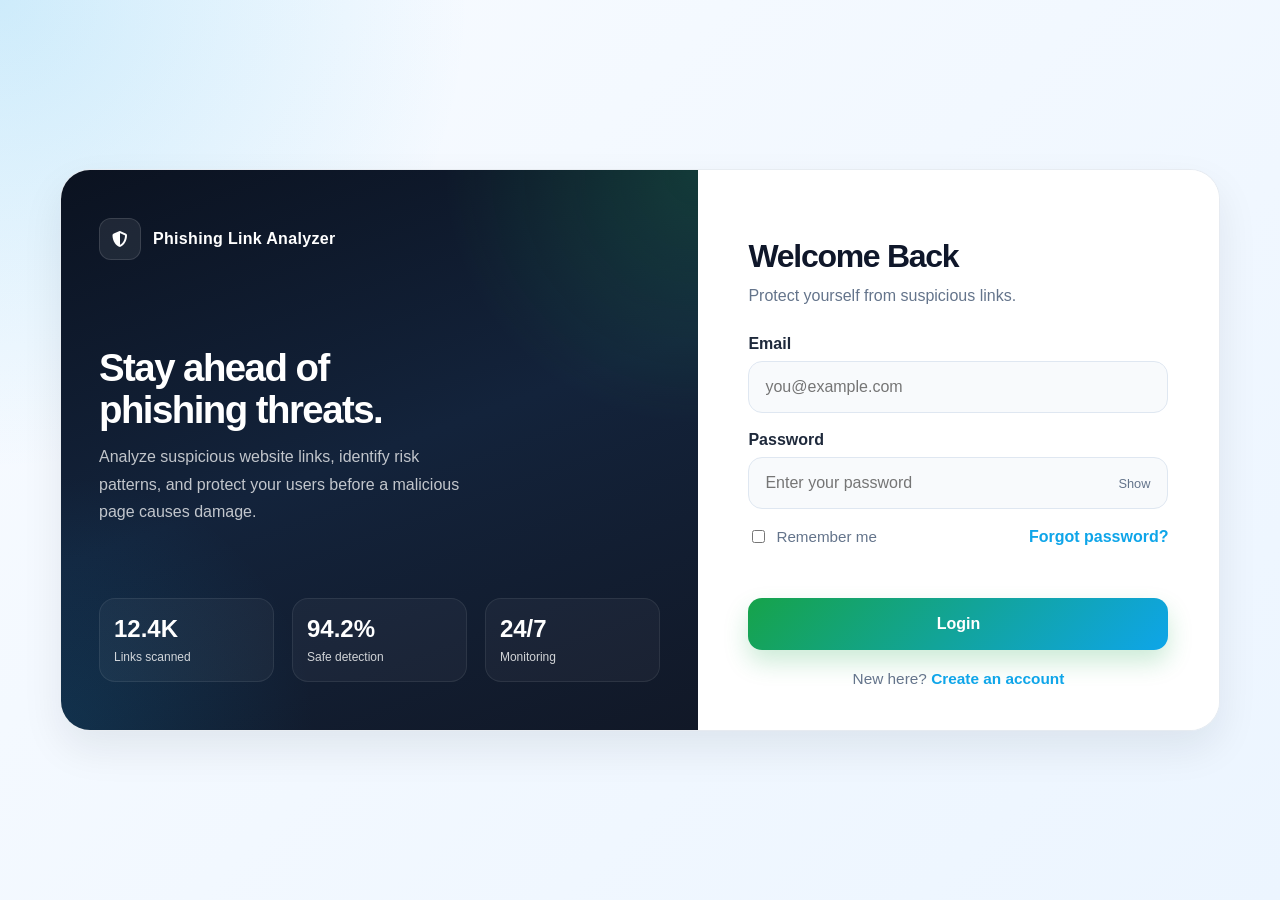
<file: index.html>
<!DOCTYPE html>
<html lang="en">
  <head>
    <meta charset="UTF-8" />
    <meta name="viewport" content="width=device-width, initial-scale=1.0" />
    <title>Phishing Link Analyzer | Login</title>
    <link rel="stylesheet" href="assets/css/styles.css" />
    <link rel="stylesheet" href="https://cdnjs.cloudflare.com/ajax/libs/font-awesome/6.5.2/css/all.min.css" />
  </head>
  <body class="auth-body">
    <div class="auth-shell">
      <div class="auth-visual">
        <div class="brand-mark">
          <div class="icon-wrap"><i class="fa-solid fa-shield-halved"></i></div>
          <span>Phishing Link Analyzer</span>
        </div>

        <div class="visual-copy">
          <h1>Stay ahead of phishing threats.</h1>
          <p>Analyze suspicious website links, identify risk patterns, and protect your users before a malicious page causes damage.</p>
        </div>

        <div class="auth-stats">
          <div class="auth-stat">
            <strong>12.4K</strong>
            <span>Links scanned</span>
          </div>
          <div class="auth-stat">
            <strong>94.2%</strong>
            <span>Safe detection</span>
          </div>
          <div class="auth-stat">
            <strong>24/7</strong>
            <span>Monitoring</span>
          </div>
        </div>
      </div>

      <div class="auth-form-section">
        <div class="auth-card">
          <h2 class="heading">Welcome Back</h2>
          <p class="subtitle">Protect yourself from suspicious links.</p>

          <form id="loginForm" novalidate>
            <div class="form-group">
              <label class="form-label" for="loginEmail">Email</label>
              <div class="input-field">
                <input id="loginEmail" name="email" type="email" placeholder="you@example.com" required />
              </div>
            </div>

            <div class="form-group">
              <label class="form-label" for="loginPassword">Password</label>
              <div class="password-field">
                <input id="loginPassword" name="password" type="password" placeholder="Enter your password" required />
                <button type="button" class="eye-toggle" aria-label="Toggle password visibility">Show</button>
              </div>
            </div>

            <div class="form-row">
              <label class="checkbox-row">
                <input type="checkbox" name="rememberMe" />
                <span>Remember me</span>
              </label>
              <a href="#" class="link-subtle">Forgot password?</a>
            </div>

            <div id="loginMessage" class="form-message" aria-live="polite"></div>
            <button type="submit" class="primary-btn">Login</button>

            <div class="form-footer">
              New here? <a href="register.html">Create an account</a>
            </div>
          </form>
        </div>
      </div>
    </div>

    <script src="assets/js/app.js"></script>
  </body>
</html>
</file>
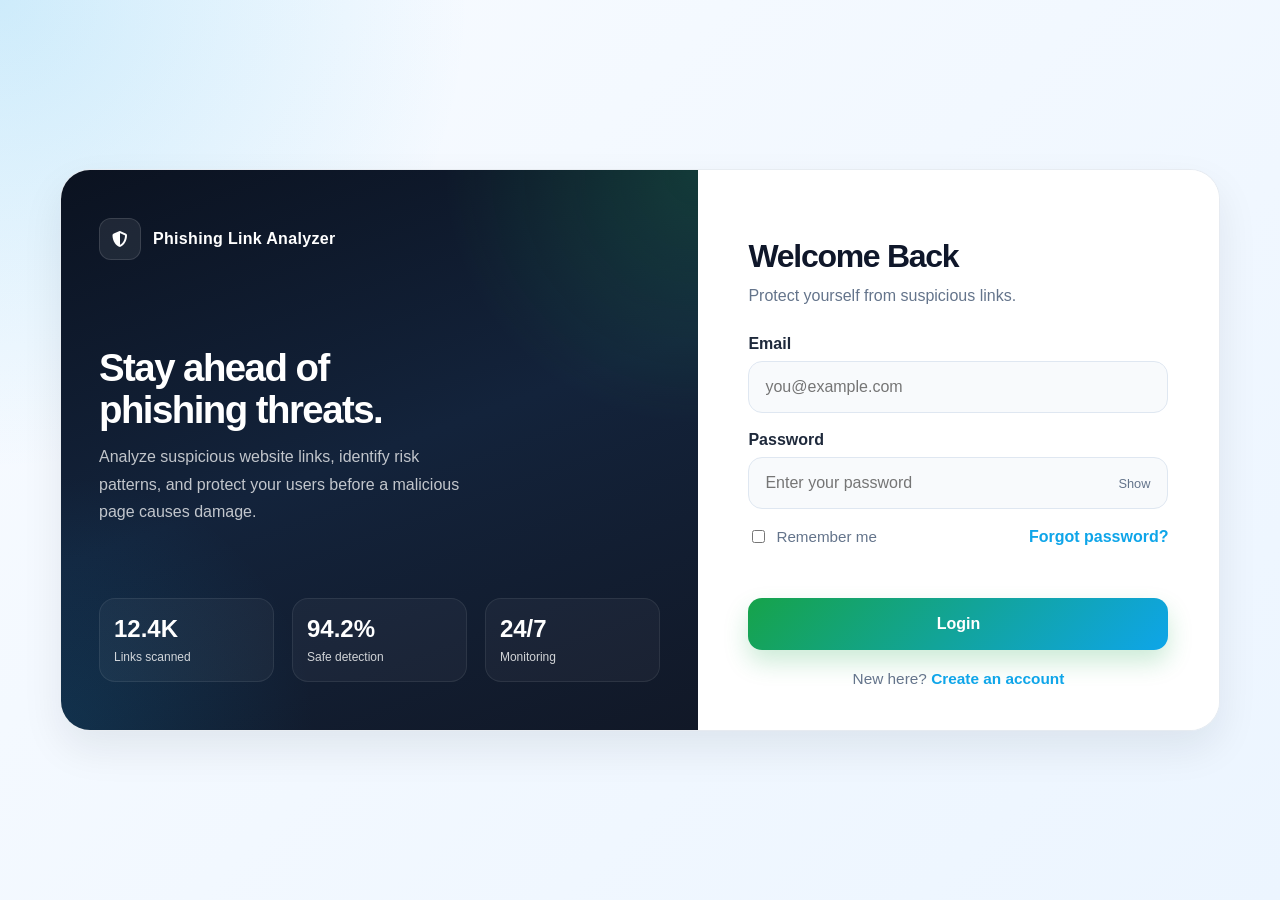
<file: history.html>
<!DOCTYPE html>
<html lang="en">
  <head>
    <meta charset="UTF-8" />
    <meta name="viewport" content="width=device-width, initial-scale=1.0" />
    <title>Phishing Link Analyzer | Scan History</title>
    <link rel="stylesheet" href="assets/css/styles.css" />
    <link rel="stylesheet" href="https://cdnjs.cloudflare.com/ajax/libs/font-awesome/6.5.2/css/all.min.css" />
  </head>
  <body data-page="history">
    <div class="app-shell">
      <aside class="sidebar">
        <div class="brand-block">
          <div class="brand-mark">
            <div class="icon-wrap"><i class="fa-solid fa-shield-halved"></i></div>
            <span>Phishing Link Analyzer</span>
          </div>
        </div>

        <nav class="nav-menu" aria-label="Sidebar navigation">
          <a class="nav-item" href="dashboard.html"><i class="fa-solid fa-gauge"></i> Dashboard</a>
          <a class="nav-item" href="scanner.html"><i class="fa-solid fa-magnifying-glass"></i> Scan a Link</a>
          <a class="nav-item" href="history.html"><i class="fa-solid fa-clock-rotate-left"></i> Scan History</a>
          <a class="nav-item" href="dashboard.html#statistics"><i class="fa-solid fa-chart-simple"></i> Security Statistics</a>
          <a class="nav-item" href="profile.html"><i class="fa-solid fa-user-gear"></i> Profile &amp; Settings</a>
        </nav>

        <div class="sidebar-footer">
          <button class="logout-btn" type="button">Logout</button>
        </div>
      </aside>

      <main class="main-panel">
        <header class="topbar">
          <div>
            <div class="eyebrow">Audit Log</div>
            <h1>Scan History</h1>
          </div>

          <div class="topbar-actions">
            <button class="ghost-btn" type="button" onclick="window.location.href='scanner.html'">Run New Scan</button>
            <div class="profile-chip">
              <div class="avatar">AK</div>
              <div>
                <strong id="topbarUserName">Alex Kumar</strong>
                <small>Security Analyst</small>
              </div>
            </div>
          </div>
        </header>

        <div class="page-header">
          <div>
            <h2 class="page-heading">Recent Analysis Results</h2>
            <p class="page-subtitle">Track suspicious links that were checked and reviewed in your workspace.</p>
          </div>
        </div>

        <div class="card">
          <div class="card-body">
            <div id="scanHistoryList" class="history-list"></div>
          </div>
        </div>
      </main>
    </div>

    <script src="assets/js/app.js"></script>
  </body>
</html>
</file>
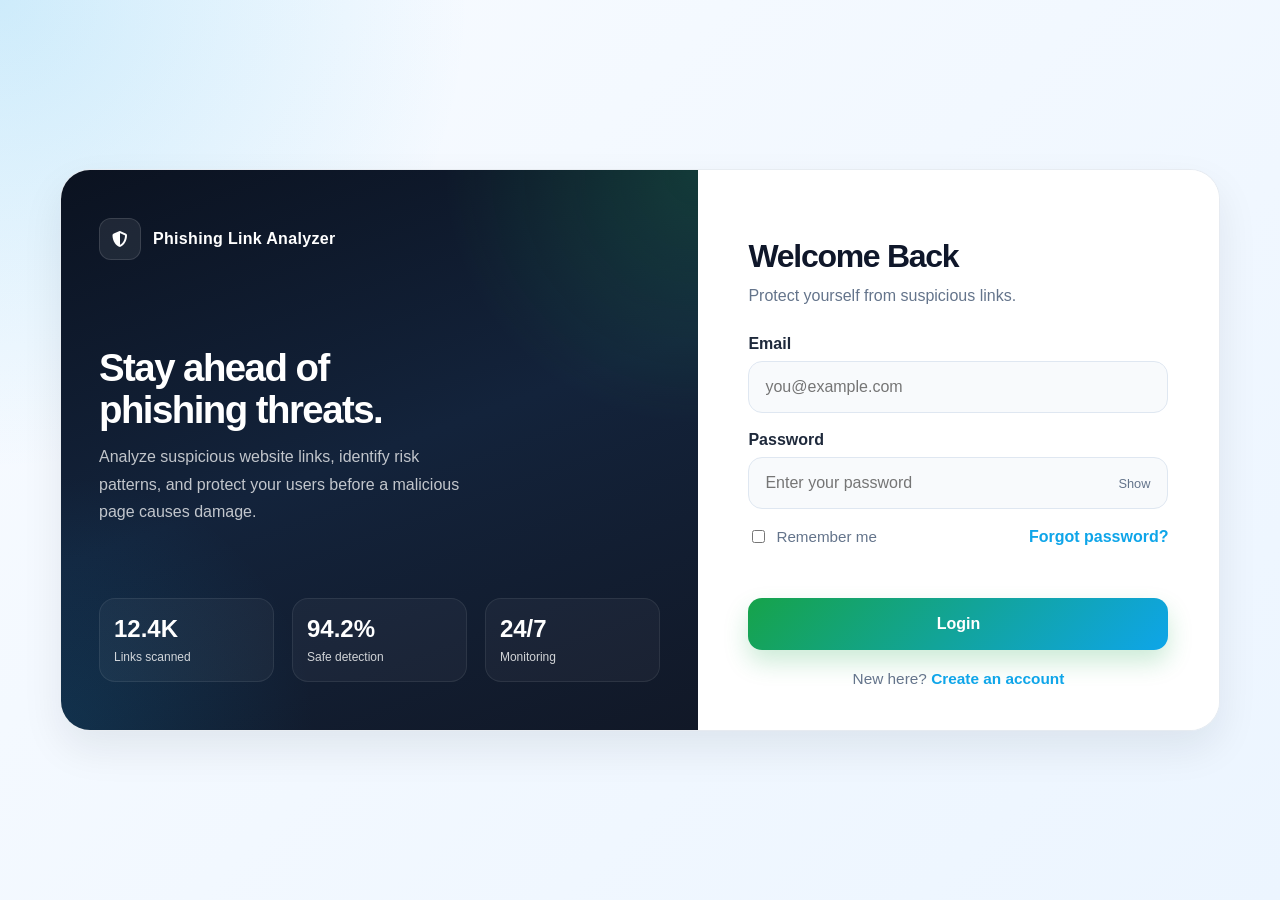
<file: profile.html>
<!DOCTYPE html>
<html lang="en">
  <head>
    <meta charset="UTF-8" />
    <meta name="viewport" content="width=device-width, initial-scale=1.0" />
    <title>Phishing Link Analyzer | Profile</title>
    <link rel="stylesheet" href="assets/css/styles.css" />
    <link rel="stylesheet" href="https://cdnjs.cloudflare.com/ajax/libs/font-awesome/6.5.2/css/all.min.css" />
  </head>
  <body data-page="profile">
    <div class="app-shell">
      <aside class="sidebar">
        <div class="brand-block">
          <div class="brand-mark">
            <div class="icon-wrap"><i class="fa-solid fa-shield-halved"></i></div>
            <span>Phishing Link Analyzer</span>
          </div>
        </div>

        <nav class="nav-menu" aria-label="Sidebar navigation">
          <a class="nav-item" href="dashboard.html"><i class="fa-solid fa-gauge"></i> Dashboard</a>
          <a class="nav-item" href="scanner.html"><i class="fa-solid fa-magnifying-glass"></i> Scan a Link</a>
          <a class="nav-item" href="history.html"><i class="fa-solid fa-clock-rotate-left"></i> Scan History</a>
          <a class="nav-item" href="dashboard.html#statistics"><i class="fa-solid fa-chart-simple"></i> Security Statistics</a>
          <a class="nav-item" href="profile.html"><i class="fa-solid fa-user-gear"></i> Profile &amp; Settings</a>
        </nav>

        <div class="sidebar-footer">
          <button class="logout-btn" type="button">Logout</button>
        </div>
      </aside>

      <main class="main-panel">
        <header class="topbar">
          <div>
            <div class="eyebrow">Account</div>
            <h1>Profile &amp; Settings</h1>
          </div>

          <div class="topbar-actions">
            <div class="profile-chip">
              <div class="avatar">AK</div>
              <div>
                <strong id="topbarUserName">Alex Kumar</strong>
                <small>Security Analyst</small>
              </div>
            </div>
          </div>
        </header>

        <div class="page-header">
          <div>
            <h2 class="page-heading">Account Overview</h2>
            <p class="page-subtitle">Manage your security preferences and personal details.</p>
          </div>
        </div>

        <div class="content-grid">
          <div class="card">
            <div class="card-header">
              <h3>Profile Information</h3>
            </div>
            <div class="card-body">
              <div class="profile-chip" style="margin-bottom: 18px; background: transparent; border: none; padding: 0;">
                <div class="avatar" style="width: 56px; height: 56px; font-size: 1.2rem;">AK</div>
                <div>
                  <strong id="profileName">Alex Kumar</strong>
                  <small id="profileEmail">alex@example.com</small>
                </div>
              </div>

              <div class="form-group">
                <label class="form-label" for="displayName">Display name</label>
                <input id="displayName" class="form-control" type="text" value="Alex Kumar" />
              </div>

              <div class="form-group">
                <label class="form-label" for="role">Role</label>
                <input id="role" class="form-control" type="text" value="Security Analyst" />
              </div>

              <div id="profileMessage" class="form-message" aria-live="polite"></div>
              <button id="saveProfileButton" type="button" class="primary-btn" style="width: auto; padding: 0 24px;">Save Changes</button>
            </div>
          </div>

          <div class="card">
            <div class="card-header">
              <h3>Preferences</h3>
            </div>
            <div class="card-body">
              <div id="profileSettingsForm" class="setting-list">
                <div class="setting-item">
                  <div>
                    <strong>Dark mode</strong>
                    <small>Use a darker interface for low-light sessions</small>
                  </div>
                  <button type="button" class="toggle" data-setting="darkMode" aria-label="Toggle dark mode"></button>
                </div>
              </div>
            </div>
          </div>
        </div>
      </main>
    </div>

    <script src="assets/js/app.js"></script>
  </body>
</html>
</file>
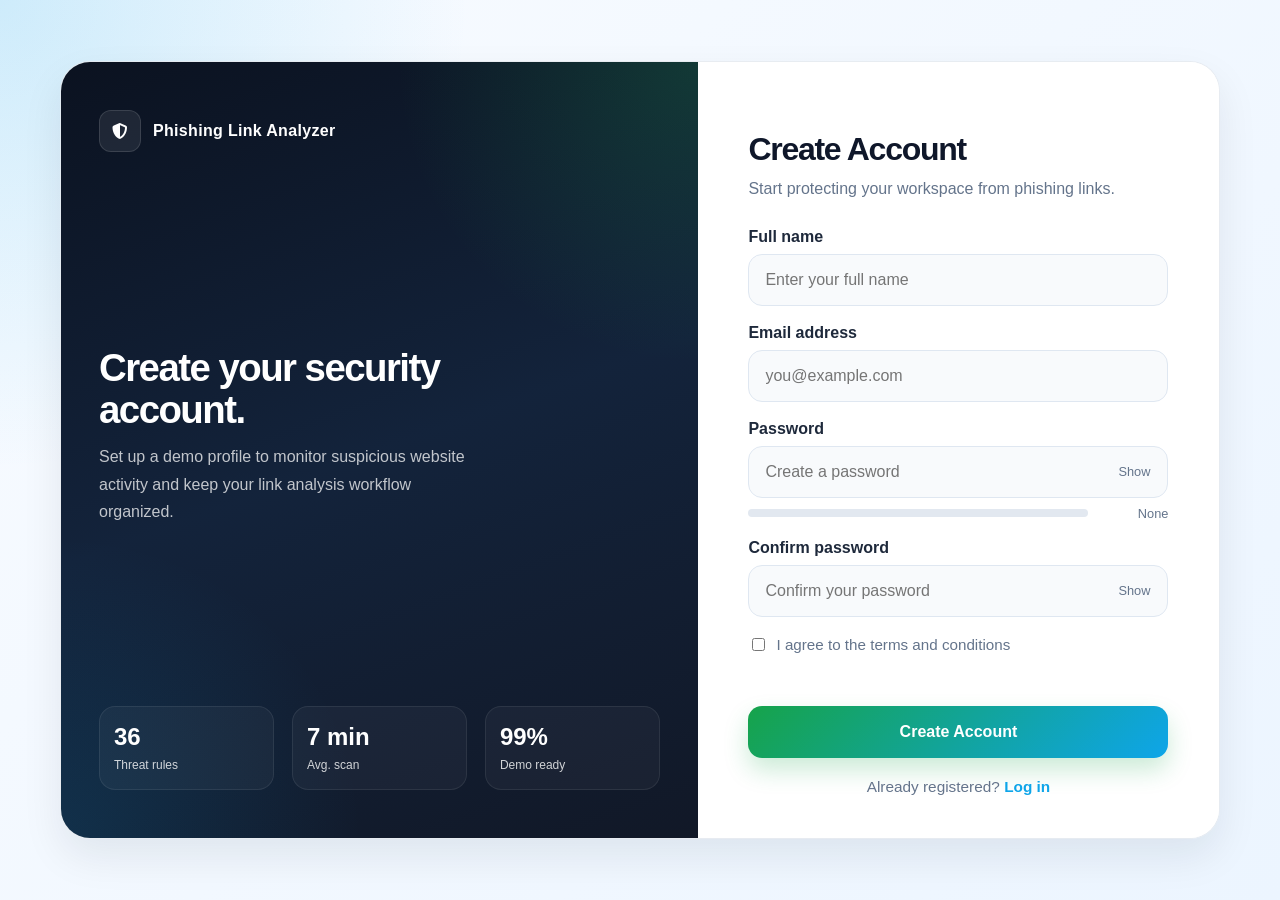
<file: register.html>
<!DOCTYPE html>
<html lang="en">
  <head>
    <meta charset="UTF-8" />
    <meta name="viewport" content="width=device-width, initial-scale=1.0" />
    <title>Phishing Link Analyzer | Registration</title>
    <link rel="stylesheet" href="assets/css/styles.css" />
    <link rel="stylesheet" href="https://cdnjs.cloudflare.com/ajax/libs/font-awesome/6.5.2/css/all.min.css" />
  </head>
  <body class="auth-body">
    <div class="auth-shell">
      <div class="auth-visual">
        <div class="brand-mark">
          <div class="icon-wrap"><i class="fa-solid fa-shield-halved"></i></div>
          <span>Phishing Link Analyzer</span>
        </div>

        <div class="visual-copy">
          <h1>Create your security account.</h1>
          <p>Set up a demo profile to monitor suspicious website activity and keep your link analysis workflow organized.</p>
        </div>

        <div class="auth-stats">
          <div class="auth-stat">
            <strong>36</strong>
            <span>Threat rules</span>
          </div>
          <div class="auth-stat">
            <strong>7 min</strong>
            <span>Avg. scan</span>
          </div>
          <div class="auth-stat">
            <strong>99%</strong>
            <span>Demo ready</span>
          </div>
        </div>
      </div>

      <div class="auth-form-section">
        <div class="auth-card">
          <h2 class="heading">Create Account</h2>
          <p class="subtitle">Start protecting your workspace from phishing links.</p>

          <form id="registerForm" novalidate>
            <div class="form-group">
              <label class="form-label" for="fullName">Full name</label>
              <div class="input-field">
                <input id="fullName" name="fullName" type="text" placeholder="Enter your full name" required />
              </div>
            </div>

            <div class="form-group">
              <label class="form-label" for="email">Email address</label>
              <div class="input-field">
                <input id="email" name="email" type="email" placeholder="you@example.com" required />
              </div>
            </div>

            <div class="form-group">
              <label class="form-label" for="password">Password</label>
              <div class="password-field">
                <input id="password" name="password" type="password" placeholder="Create a password" required />
                <button type="button" class="eye-toggle" aria-label="Toggle password visibility">Show</button>
              </div>
              <div class="password-strength">
                <div class="strength-bar"><span class="strength-fill"></span></div>
                <span class="strength-label">None</span>
              </div>
            </div>

            <div class="form-group">
              <label class="form-label" for="confirmPassword">Confirm password</label>
              <div class="password-field">
                <input id="confirmPassword" name="confirmPassword" type="password" placeholder="Confirm your password" required />
                <button type="button" class="eye-toggle" aria-label="Toggle confirm password visibility">Show</button>
              </div>
            </div>

            <div class="form-row">
              <label class="checkbox-row">
                <input type="checkbox" name="termsAccepted" />
                <span>I agree to the terms and conditions</span>
              </label>
            </div>

            <div id="registerMessage" class="form-message" aria-live="polite"></div>
            <button type="submit" class="primary-btn">Create Account</button>

            <div class="form-footer">
              Already registered? <a href="index.html">Log in</a>
            </div>
          </form>
        </div>
      </div>
    </div>

    <script src="assets/js/app.js"></script>
  </body>
</html>
</file>
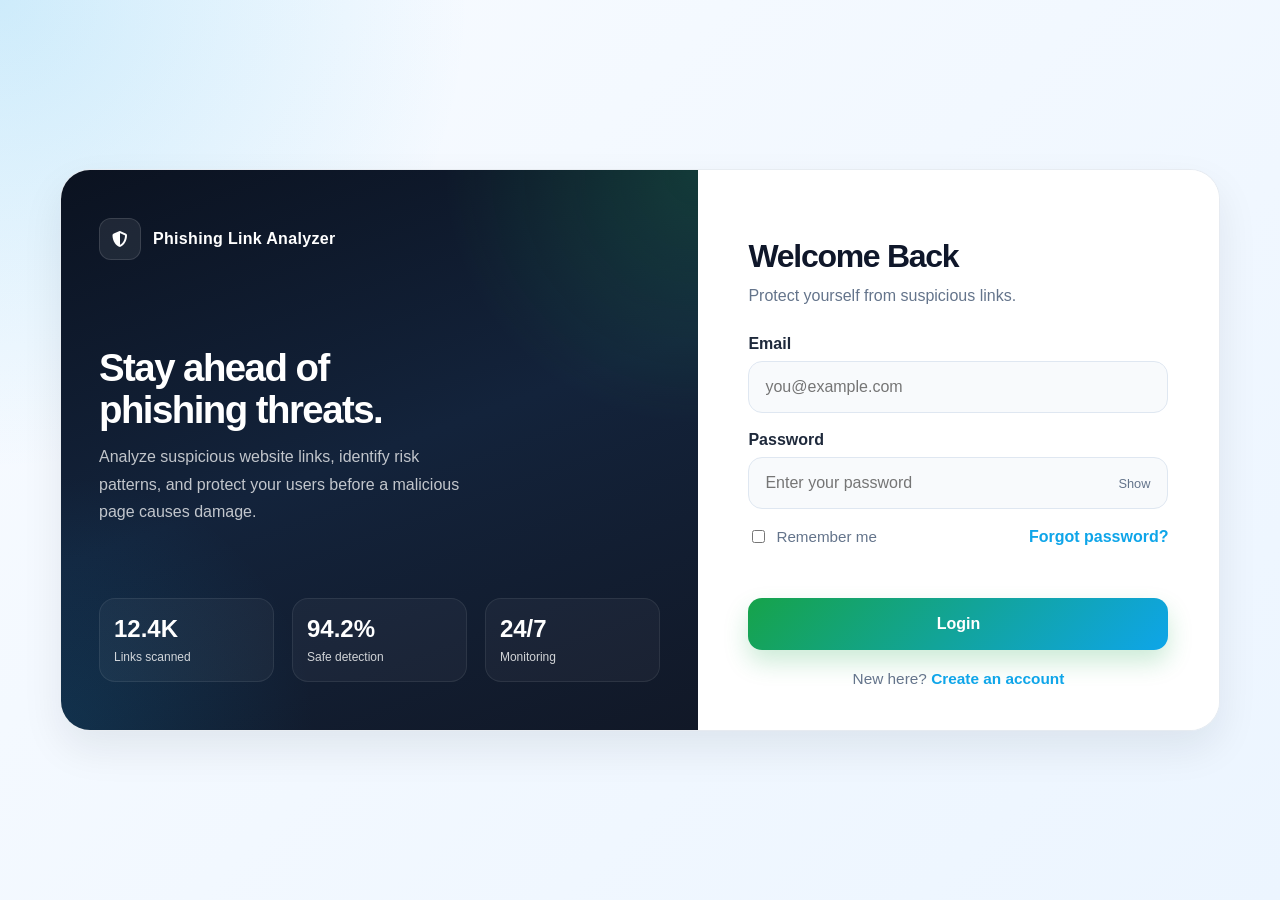
<file: result.html>
<!DOCTYPE html>
<html lang="en">
  <head>
    <meta charset="UTF-8" />
    <meta name="viewport" content="width=device-width, initial-scale=1.0" />
    <title>Phishing Link Analyzer | Result</title>
    <link rel="stylesheet" href="assets/css/styles.css" />
    <link rel="stylesheet" href="https://cdnjs.cloudflare.com/ajax/libs/font-awesome/6.5.2/css/all.min.css" />
  </head>
  <body data-page="result">
    <div class="app-shell">
      <aside class="sidebar">
        <div class="brand-block">
          <div class="brand-mark">
            <div class="icon-wrap"><i class="fa-solid fa-shield-halved"></i></div>
            <span>Phishing Link Analyzer</span>
          </div>
        </div>

        <nav class="nav-menu" aria-label="Sidebar navigation">
          <a class="nav-item" href="dashboard.html"><i class="fa-solid fa-gauge"></i> Dashboard</a>
          <a class="nav-item" href="scanner.html"><i class="fa-solid fa-magnifying-glass"></i> Scan a Link</a>
          <a class="nav-item" href="history.html"><i class="fa-solid fa-clock-rotate-left"></i> Scan History</a>
          <a class="nav-item" href="dashboard.html#statistics"><i class="fa-solid fa-chart-simple"></i> Security Statistics</a>
          <a class="nav-item" href="profile.html"><i class="fa-solid fa-user-gear"></i> Profile &amp; Settings</a>
        </nav>

        <div class="sidebar-footer">
          <button class="logout-btn" type="button">Logout</button>
        </div>
      </aside>

      <main class="main-panel">
        <header class="topbar">
          <div>
            <div class="eyebrow">Scan Result</div>
            <h1>Analysis Details</h1>
          </div>

          <div class="topbar-actions">
            <div class="profile-chip">
              <div class="avatar">AK</div>
              <div>
                <strong id="topbarUserName">Alex Kumar</strong>
                <small>Security Analyst</small>
              </div>
            </div>
          </div>
        </header>

        <div class="page-header">
          <div>
            <h2 class="page-heading">Threat Assessment</h2>
            <p class="page-subtitle">Detailed review of the suspicious link analysis results.</p>
          </div>
        </div>

        <div id="resultViewer" class="result-panel"></div>

        <div class="page-actions" style="margin-top: 22px;">
          <button class="secondary-btn" type="button" onclick="window.location.href='scanner.html'">Scan Another Link</button>
          <button class="ghost-btn" type="button" onclick="window.location.href='history.html'">Back to History</button>
        </div>
      </main>
    </div>

    <script src="assets/js/app.js"></script>
  </body>
</html>
</file>
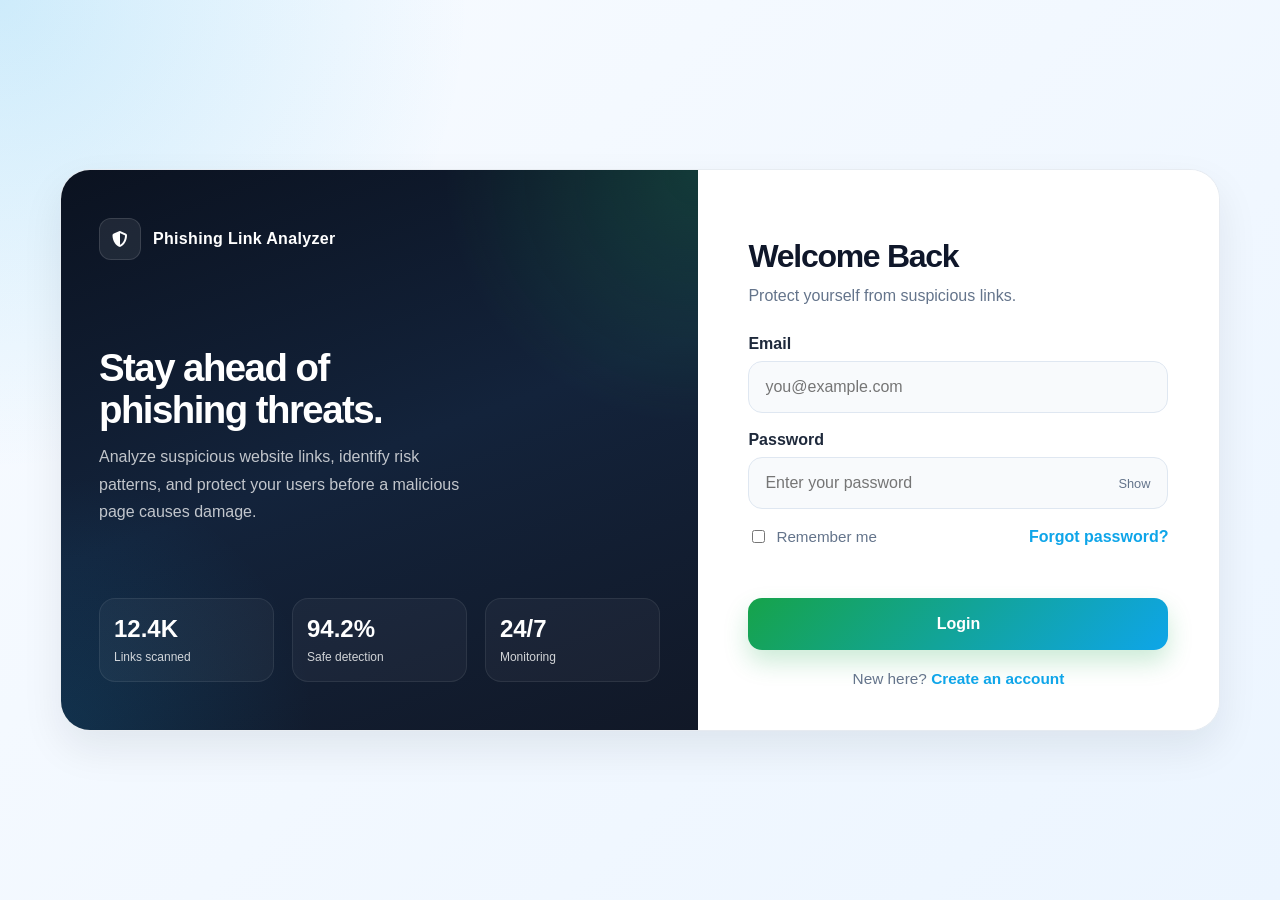
<file: scanner.html>
<!DOCTYPE html>
<html lang="en">
  <head>
    <meta charset="UTF-8" />
    <meta name="viewport" content="width=device-width, initial-scale=1.0" />
    <title>Phishing Link Analyzer | Scanner</title>
    <link rel="stylesheet" href="assets/css/styles.css" />
    <link rel="stylesheet" href="https://cdnjs.cloudflare.com/ajax/libs/font-awesome/6.5.2/css/all.min.css" />
  </head>
  <body data-page="scanner">
    <div class="app-shell">
      <aside class="sidebar">
        <div class="brand-block">
          <div class="brand-mark">
            <div class="icon-wrap"><i class="fa-solid fa-shield-halved"></i></div>
            <span>Phishing Link Analyzer</span>
          </div>
        </div>

        <nav class="nav-menu" aria-label="Sidebar navigation">
          <a class="nav-item" href="dashboard.html"><i class="fa-solid fa-gauge"></i> Dashboard</a>
          <a class="nav-item" href="scanner.html"><i class="fa-solid fa-magnifying-glass"></i> Scan a Link</a>
          <a class="nav-item" href="history.html"><i class="fa-solid fa-clock-rotate-left"></i> Scan History</a>
          <a class="nav-item" href="dashboard.html#statistics"><i class="fa-solid fa-chart-simple"></i> Security Statistics</a>
          <a class="nav-item" href="profile.html"><i class="fa-solid fa-user-gear"></i> Profile &amp; Settings</a>
        </nav>

        <div class="sidebar-footer">
          <button class="logout-btn" type="button">Logout</button>
        </div>
      </aside>

      <main class="main-panel">
        <header class="topbar">
          <div>
            <div class="eyebrow">Security Tool</div>
            <h1>Scan a Link</h1>
          </div>

          <div class="topbar-actions">
            <div class="profile-chip">
              <div class="avatar">AK</div>
              <div>
                <strong id="topbarUserName">Alex Kumar</strong>
                <small>Security Analyst</small>
              </div>
            </div>
          </div>
        </header>

        <section class="card" style="padding: 0; overflow: hidden;">
          <div class="scan-card" style="border-radius: 0;">
            <span class="label">Link Analyzer</span>
            <h2>Check if a website is suspicious</h2>
            <p>Enter a website URL to evaluate it for phishing indicators, suspicious patterns, and unsafe domain behavior.</p>

            <form id="scanForm" class="scan-form" novalidate>
              <input id="scanUrl" class="scan-input" type="url" placeholder="https://example.com" required />
              <button type="submit" class="secondary-btn">Analyze Link</button>
            </form>

            <div class="scan-note">Demo-only analysis: the frontend simulates phishing detection logic and does not connect to a live backend yet.</div>
          </div>
        </section>

        <div class="content-grid" style="margin-top: 24px;">
          <div class="card">
            <div class="card-header">
              <h3>Common Risk Patterns</h3>
            </div>
            <div class="card-body">
              <div class="result-list">
                <div class="result-item">
                  <div>
                    <strong>Urgent account alerts</strong>
                    <small>Examples: verify, update, secure, login now</small>
                  </div>
                </div>
                <div class="result-item">
                  <div>
                    <strong>Brand impersonation</strong>
                    <small>Examples: bank, paypal, office365, netflix</small>
                  </div>
                </div>
                <div class="result-item">
                  <div>
                    <strong>Unsecured protocols</strong>
                    <small>HTTP URLs and suspicious redirect patterns</small>
                  </div>
                </div>
              </div>
            </div>
          </div>

          <div class="card">
            <div class="card-header">
              <h3>Sample URLs</h3>
            </div>
            <div class="card-body">
              <div class="activity-list">
                <div class="activity-item">
                  <div>
                    <strong>https://verify-paypal-account-update.net</strong>
                    <small>High suspicion</small>
                  </div>
                </div>
                <div class="activity-item">
                  <div>
                    <strong>http://bank-login-portal-now.live</strong>
                    <small>High risk</small>
                  </div>
                </div>
                <div class="activity-item">
                  <div>
                    <strong>https://secure.company.example</strong>
                    <small>Likely safe</small>
                  </div>
                </div>
              </div>
            </div>
          </div>
        </div>
      </main>
    </div>

    <script src="assets/js/app.js"></script>
  </body>
</html>
</file>
<file: assets/css/styles.css>
:root {
  --bg: #edf3f9;
  --sidebar: #0f172a;
  --sidebar-soft: #111d30;
  --panel: #ffffff;
  --panel-alt: #f8fafc;
  --border: #dfe7f1;
  --text: #0f172a;
  --muted: #64748b;
  --success: #16a34a;
  --success-soft: rgba(22, 163, 74, 0.12);
  --warning: #f59e0b;
  --warning-soft: rgba(245, 158, 11, 0.14);
  --danger: #ef4444;
  --danger-soft: rgba(239, 68, 68, 0.11);
  --info: #0ea5e9;
  --shadow: 0 18px 40px rgba(15, 23, 42, 0.08);
  --radius-lg: 22px;
  --radius-md: 16px;
  --radius-sm: 12px;
}

body.theme-dark {
  --bg: #020817;
  --sidebar: #020b1a;
  --sidebar-soft: #071427;
  --panel: #0b1220;
  --panel-alt: #111c2f;
  --border: rgba(148, 163, 184, 0.22);
  --text: #e5edf9;
  --muted: #9aaec6;
  --success-soft: rgba(34, 197, 94, 0.18);
  --warning-soft: rgba(245, 158, 11, 0.18);
  --danger-soft: rgba(239, 68, 68, 0.18);
  --shadow: 0 18px 40px rgba(2, 8, 23, 0.55);
}

* {
  box-sizing: border-box;
}

html,
body {
  margin: 0;
  min-height: 100%;
  font-family: "Segoe UI", Inter, sans-serif;
  background: var(--bg);
  color: var(--text);
}

body {
  min-height: 100vh;
  background: var(--bg);
  color: var(--text);
}

body.theme-dark .auth-body {
  background: linear-gradient(135deg, #020817 0%, #0b1120 100%);
}

body.theme-dark .auth-shell,
body.theme-dark .card,
body.theme-dark .stat-card,
body.theme-dark .profile-chip,
body.theme-dark .search-box input,
body.theme-dark .input-field input,
body.theme-dark .password-field input,
body.theme-dark .form-control,
body.theme-dark .scan-input {
  background: var(--panel);
  color: var(--text);
  border-color: var(--border);
}

body.theme-dark .input-field input,
body.theme-dark .password-field input,
body.theme-dark .form-control,
body.theme-dark .search-box input,
body.theme-dark .scan-input {
  background: rgba(15, 23, 42, 0.7);
}

body.theme-dark .form-label,
body.theme-dark .auth-card .subtitle,
body.theme-dark .page-subtitle,
body.theme-dark .checkbox-row,
body.theme-dark .stat-card p,
body.theme-dark .alert-item small,
body.theme-dark .history-item small,
body.theme-dark .activity-item small,
body.theme-dark .setting-item small,
body.theme-dark .result-item small {
  color: var(--muted);
}

a {
  color: inherit;
  text-decoration: none;
}

button,
input,
select {
  font: inherit;
}

button {
  cursor: pointer;
}

img {
  max-width: 100%;
  display: block;
}

.auth-body {
  display: grid;
  place-items: center;
  min-height: 100vh;
  background: radial-gradient(circle at top left, rgba(14, 165, 233, 0.18), transparent 30%),
    linear-gradient(135deg, #f8fbff 0%, #ecf5ff 100%);
  padding: 32px 16px;
}

.auth-shell {
  width: min(100%, 1160px);
  display: grid;
  grid-template-columns: 1.1fr 0.9fr;
  background: rgba(255, 255, 255, 0.72);
  backdrop-filter: blur(12px);
  border: 1px solid rgba(148, 163, 184, 0.2);
  border-radius: 30px;
  box-shadow: var(--shadow);
  overflow: hidden;
}

.auth-visual {
  background: linear-gradient(160deg, #0b1220 0%, #13233b 50%, #111827 100%);
  color: white;
  padding: 48px 38px;
  position: relative;
  display: flex;
  flex-direction: column;
  justify-content: space-between;
}

.auth-visual::before {
  content: "";
  position: absolute;
  inset: 0;
  background: radial-gradient(circle at top right, rgba(34, 197, 94, 0.18), transparent 30%),
    radial-gradient(circle at bottom left, rgba(14, 165, 233, 0.14), transparent 30%);
}

.auth-visual > * {
  position: relative;
  z-index: 1;
}

.brand-mark {
  display: inline-flex;
  align-items: center;
  gap: 12px;
  font-weight: 700;
  letter-spacing: 0.02em;
}

.brand-mark .icon-wrap {
  width: 42px;
  height: 42px;
  border-radius: 12px;
  display: grid;
  place-items: center;
  background: rgba(255, 255, 255, 0.08);
  border: 1px solid rgba(255, 255, 255, 0.12);
}

.visual-copy {
  max-width: 380px;
}

.visual-copy h1 {
  margin: 14px 0 12px;
  font-size: clamp(2rem, 3vw, 3.1rem);
  line-height: 1.1;
  letter-spacing: -0.04em;
}

.visual-copy p {
  margin: 0;
  color: rgba(255, 255, 255, 0.74);
  font-size: 1rem;
  line-height: 1.7;
}

.auth-stats {
  display: grid;
  grid-template-columns: repeat(3, minmax(110px, 1fr));
  gap: 18px;
}

.auth-stat {
  background: rgba(255, 255, 255, 0.04);
  border: 1px solid rgba(255, 255, 255, 0.08);
  border-radius: 16px;
  padding: 16px 14px;
}

.auth-stat strong {
  display: block;
  font-size: 1.5rem;
  margin-bottom: 4px;
}

.auth-stat span {
  font-size: 0.75rem;
  opacity: 0.8;
}

.auth-form-section {
  background: var(--panel);
  padding: 42px 34px;
  display: flex;
  align-items: center;
  justify-content: center;
}

.auth-card {
  width: min(100%, 420px);
}

.auth-card .heading {
  margin-bottom: 8px;
  font-size: clamp(2rem, 2vw, 2.4rem);
  letter-spacing: -0.04em;
}

.auth-card .subtitle {
  margin: 0 0 26px;
  color: var(--muted);
  line-height: 1.6;
}

.form-group {
  margin-bottom: 18px;
}

.form-label {
  display: block;
  margin-bottom: 8px;
  font-weight: 600;
  color: #1e293b;
}

.input-field,
.password-field {
  position: relative;
}

.input-field input,
.password-field input,
.scan-input,
.search-box input,
.form-control {
  width: 100%;
  height: 52px;
  border: 1px solid var(--border);
  background: #f8fafc;
  border-radius: 14px;
  padding: 0 16px;
  color: var(--text);
  transition: border-color 0.2s ease, box-shadow 0.2s ease, transform 0.2s ease;
}

.password-field input {
  padding-right: 44px;
}

.input-field input:focus,
.password-field input:focus,
.scan-input:focus,
.search-box input:focus,
.form-control:focus {
  outline: none;
  border-color: rgba(14, 165, 233, 0.7);
  box-shadow: 0 0 0 4px rgba(14, 165, 233, 0.12);
}

.eye-toggle {
  position: absolute;
  right: 12px;
  top: 50%;
  transform: translateY(-50%);
  border: none;
  background: transparent;
  color: var(--muted);
  font-size: 0.8rem;
  min-width: 24px;
  height: 24px;
}

.form-row {
  display: flex;
  align-items: center;
  justify-content: space-between;
  gap: 12px;
  margin-bottom: 18px;
}

.checkbox-row {
  display: flex;
  align-items: center;
  gap: 8px;
  color: var(--muted);
  font-size: 0.95rem;
}

.checkbox-row input {
  accent-color: var(--success);
}

.link-subtle {
  color: var(--info);
  font-weight: 600;
}

.primary-btn,
.secondary-btn,
.ghost-btn,
.nav-btn,
.action-btn {
  display: inline-flex;
  align-items: center;
  justify-content: center;
  gap: 8px;
  border: none;
  border-radius: 14px;
  font-weight: 700;
  transition: transform 0.2s ease, box-shadow 0.2s ease, opacity 0.2s ease;
}

.primary-btn {
  width: 100%;
  height: 52px;
  background: linear-gradient(135deg, #16a34a 0%, #0ea5e9 100%);
  color: white;
  box-shadow: 0 12px 24px rgba(22, 163, 74, 0.22);
}

.secondary-btn {
  height: 44px;
  background: #eafaf2;
  color: var(--success);
  padding: 0 18px;
}

.ghost-btn {
  height: 44px;
  background: #eef3ff;
  color: var(--text);
  padding: 0 18px;
}

.primary-btn:hover,
.secondary-btn:hover,
.ghost-btn:hover,
.nav-btn:hover,
.action-btn:hover {
  transform: translateY(-1px);
}

.form-footer {
  margin-top: 20px;
  text-align: center;
  color: var(--muted);
  font-size: 0.96rem;
}

.form-footer a {
  color: var(--info);
  font-weight: 700;
}

.form-message {
  min-height: 22px;
  margin: 0 0 12px;
  font-size: 0.9rem;
  color: var(--danger);
}

.form-message.success {
  color: var(--success);
}

.password-strength {
  display: flex;
  align-items: center;
  gap: 8px;
  margin-top: 8px;
}

.strength-bar {
  flex: 1;
  height: 8px;
  border-radius: 999px;
  background: #e2e8f0;
  overflow: hidden;
}

.strength-fill {
  display: block;
  height: 100%;
  width: 0;
  border-radius: inherit;
  background: var(--danger);
  transition: width 0.25s ease, background 0.25s ease;
}

.strength-label {
  width: 72px;
  color: var(--muted);
  font-size: 0.8rem;
  text-align: right;
}

.app-shell {
  display: flex;
  min-height: 100vh;
  background: var(--bg);
}

.sidebar {
  width: 260px;
  background: linear-gradient(180deg, var(--sidebar) 0%, var(--sidebar-soft) 100%);
  color: rgba(255, 255, 255, 0.88);
  padding: 28px 18px;
  display: flex;
  flex-direction: column;
  position: sticky;
  top: 0;
  height: 100vh;
}

.brand-block {
  display: flex;
  align-items: center;
  gap: 12px;
  padding: 8px 10px 18px;
  border-bottom: 1px solid rgba(148, 163, 184, 0.17);
  margin-bottom: 18px;
}

.brand-block .brand-mark {
  font-size: 1rem;
}

.brand-block .icon-wrap {
  width: 42px;
  height: 42px;
  border-radius: 12px;
  background: rgba(22, 163, 74, 0.12);
  border: 1px solid rgba(34, 197, 94, 0.2);
  color: #7ef0a5;
}

.nav-menu {
  padding: 10px 0;
  display: flex;
  flex-direction: column;
  gap: 8px;
}

.nav-item {
  display: flex;
  align-items: center;
  gap: 12px;
  padding: 12px 14px;
  border-radius: 14px;
  color: rgba(255, 255, 255, 0.76);
  font-weight: 600;
  transition: background 0.2s ease, color 0.2s ease, transform 0.2s ease;
}

.nav-item:hover {
  background: rgba(148, 163, 184, 0.08);
  color: #fff;
}

.nav-item.active {
  background: linear-gradient(135deg, rgba(22, 163, 74, 0.18), rgba(14, 165, 233, 0.16));
  border: 1px solid rgba(148, 163, 184, 0.14);
  color: white;
}

.nav-item i {
  width: 18px;
  text-align: center;
}

.sidebar-footer {
  margin-top: auto;
  padding-top: 22px;
}

.logout-btn {
  width: 100%;
  height: 46px;
  border-radius: 14px;
  border: 1px solid rgba(239, 68, 68, 0.32);
  background: rgba(239, 68, 68, 0.08);
  color: #fecaca;
  font-weight: 700;
}

.main-panel {
  flex: 1;
  padding: 28px 28px 40px;
}

.topbar {
  display: flex;
  justify-content: space-between;
  align-items: center;
  gap: 18px;
  margin-bottom: 24px;
}

.eyebrow {
  display: inline-block;
  font-size: 0.8rem;
  text-transform: uppercase;
  letter-spacing: 0.14em;
  color: var(--muted);
  margin-bottom: 6px;
}

.topbar h1,
.page-heading {
  margin: 0;
  font-weight: 800;
  letter-spacing: -0.05em;
  font-size: clamp(1.9rem, 2vw, 2.6rem);
}

.topbar-actions {
  display: flex;
  align-items: center;
  gap: 14px;
}

.search-box {
  position: relative;
  width: min(100%, 260px);
}

.search-box i {
  position: absolute;
  left: 14px;
  top: 50%;
  transform: translateY(-50%);
  color: var(--muted);
}

.search-box input {
  height: 46px;
  padding-left: 38px;
  background: rgba(255, 255, 255, 0.9);
  border: 1px solid var(--border);
}

.profile-chip {
  display: flex;
  align-items: center;
  gap: 12px;
  background: rgba(255, 255, 255, 0.9);
  border: 1px solid var(--border);
  border-radius: 16px;
  padding: 8px 12px 8px 8px;
}

.avatar {
  width: 42px;
  height: 42px;
  border-radius: 50%;
  background: linear-gradient(135deg, #1d4ed8 0%, #0ea5e9 100%);
  color: white;
  font-weight: 800;
  display: grid;
  place-items: center;
  letter-spacing: 0.04em;
}

.profile-chip strong {
  display: block;
  font-size: 0.96rem;
}

.profile-chip small {
  color: var(--muted);
}

.page-header {
  display: flex;
  justify-content: space-between;
  align-items: flex-end;
  gap: 16px;
  margin: 8px 0 24px;
}

.page-subtitle {
  margin: 8px 0 0;
  color: var(--muted);
}

.metrics-grid,
.stats-grid {
  display: grid;
  grid-template-columns: repeat(6, minmax(150px, 1fr));
  gap: 18px;
  margin-bottom: 24px;
}

.stat-card {
  background: var(--panel);
  border: 1px solid rgba(148, 163, 184, 0.14);
  border-radius: var(--radius-md);
  padding: 18px 18px 16px;
  box-shadow: 0 10px 25px rgba(15, 23, 42, 0.03);
}

.stat-card .stat-top {
  display: flex;
  align-items: center;
  justify-content: space-between;
  margin-bottom: 16px;
}

.stat-icon {
  width: 42px;
  height: 42px;
  border-radius: 12px;
  display: grid;
  place-items: center;
  font-size: 1.05rem;
}

.stat-card.safe .stat-icon { background: var(--success-soft); color: var(--success); }
.stat-card.warning .stat-icon { background: var(--warning-soft); color: var(--warning); }
.stat-card.danger .stat-icon { background: var(--danger-soft); color: var(--danger); }
.stat-card.info .stat-icon { background: rgba(14, 165, 233, 0.12); color: var(--info); }

.stat-card h3 {
  margin: 0 0 4px;
  font-size: 1.9rem;
  letter-spacing: -0.05em;
}

.stat-card p {
  margin: 0;
  color: var(--muted);
  font-size: 0.8rem;
}

.trend-up,
.trend-down {
  font-size: 0.75rem;
  font-weight: 700;
  border-radius: 999px;
  padding: 5px 8px;
}

.trend-up { background: rgba(22, 163, 74, 0.1); color: var(--success); }
.trend-down { background: rgba(239, 68, 68, 0.09); color: var(--danger); }

.dashboard-grid {
  display: grid;
  grid-template-columns: 1.45fr 0.85fr;
  gap: 22px;
  margin-bottom: 24px;
}

.card {
  background: var(--panel);
  border: 1px solid rgba(148, 163, 184, 0.14);
  border-radius: var(--radius-lg);
  box-shadow: 0 16px 35px rgba(15, 23, 42, 0.04);
}

.card-header {
  display: flex;
  align-items: center;
  justify-content: space-between;
  gap: 16px;
  padding: 22px 22px 0;
}

.card-header h2, .card-header h3 {
  margin: 0;
  font-size: 1.2rem;
  letter-spacing: -0.03em;
}

.card-body {
  padding: 18px 22px 22px;
}

.scan-card {
  padding: 22px;
  background: linear-gradient(180deg, rgba(15, 23, 42, 0.96), rgba(17, 24, 39, 0.96));
  color: white;
  border-radius: var(--radius-lg);
}

.scan-card .label {
  display: inline-block;
  color: rgba(125, 211, 252, 0.86);
  background: rgba(14, 165, 233, 0.14);
  border: 1px solid rgba(125, 211, 252, 0.18);
  padding: 8px 10px;
  border-radius: 999px;
  font-size: 0.78rem;
  margin-bottom: 14px;
}

.scan-card h2 {
  margin: 0 0 8px;
  font-size: clamp(1.7rem, 2vw, 2.2rem);
  letter-spacing: -0.05em;
}

.scan-card p {
  margin: 8px 0 20px;
  color: rgba(255, 255, 255, 0.72);
  line-height: 1.6;
}

.scan-form {
  display: flex;
  gap: 12px;
  margin-top: 18px;
}

.scan-input {
  flex: 1;
  background: rgba(255, 255, 255, 0.05);
  border-color: rgba(148, 163, 184, 0.18);
  color: white;
}

.scan-input::placeholder {
  color: rgba(255, 255, 255, 0.55);
}

.scan-note {
  margin-top: 12px;
  color: rgba(255, 255, 255, 0.68);
  font-size: 0.75rem;
}

.chart-wrap {
  position: relative;
  height: 260px;
}

.alerts-list,
.history-list,
.activity-list,
.setting-list,
.result-list {
  display: grid;
  gap: 14px;
}

.alert-item,
.history-item,
.activity-item,
.setting-item,
.result-item {
  display: flex;
  justify-content: space-between;
  gap: 16px;
  padding: 14px 16px;
  border: 1px solid var(--border);
  background: var(--panel-alt);
  border-radius: 14px;
}

.alert-item strong,
.history-item strong,
.activity-item strong,
.setting-item strong,
.result-item strong {
  display: block;
  margin-bottom: 4px;
}

.alert-item small,
.history-item small,
.activity-item small,
.setting-item small,
.result-item small {
  color: var(--muted);
}

.risk-chip {
  display: inline-flex;
  align-items: center;
  justify-content: center;
  min-width: 94px;
  height: 34px;
  border-radius: 999px;
  font-weight: 700;
  font-size: 0.76rem;
  padding: 0 12px;
}

.risk-chip.safe { background: var(--success-soft); color: var(--success); }
.risk-chip.warning { background: var(--warning-soft); color: #b45309; }
.risk-chip.danger { background: var(--danger-soft); color: var(--danger); }

.content-grid {
  display: grid;
  grid-template-columns: 1fr 1fr;
  gap: 22px;
}

.result-panel {
  display: grid;
  gap: 22px;
}

.score-card {
  display: flex;
  align-items: center;
  justify-content: space-between;
  gap: 18px;
  padding: 20px 22px;
}

.score-ring {
  position: relative;
  width: 130px;
  height: 130px;
  border-radius: 50%;
  background: conic-gradient(var(--danger) 0deg 260deg, #e2e8f0 260deg 360deg);
  display: grid;
  place-items: center;
}

.score-ring::before {
  content: "";
  position: absolute;
  inset: 12px;
  background: white;
  border-radius: 50%;
}

.score-ring .score-value {
  position: relative;
  z-index: 1;
  display: flex;
  flex-direction: column;
  align-items: center;
  justify-content: center;
  text-align: center;
}

.score-ring .score-value strong {
  font-size: 2rem;
  letter-spacing: -0.05em;
}

.score-ring .score-value small {
  color: var(--muted);
}

.result-summary {
  flex: 1;
}

.result-summary h3 {
  margin: 0 0 8px;
  font-size: 1.5rem;
}

.result-summary p {
  margin: 0;
  color: var(--muted);
  line-height: 1.6;
}

.detail-list {
  display: grid;
  gap: 14px;
  margin: 0;
  padding-left: 18px;
  color: var(--muted);
  line-height: 1.7;
}

.meta-badges {
  display: flex;
  flex-wrap: wrap;
  gap: 8px;
  margin-top: 18px;
}

.meta-badge {
  background: #edf4ff;
  color: #243b63;
  border: 1px solid rgba(59, 130, 246, 0.12);
  padding: 8px 10px;
  border-radius: 999px;
  font-size: 0.75rem;
  font-weight: 700;
}

.result-steps {
  display: grid;
  gap: 12px;
}

.step-item {
  display: flex;
  align-items: flex-start;
  gap: 12px;
  padding: 12px 14px;
  border: 1px solid var(--border);
  border-radius: 12px;
  background: #fafcff;
}

.step-number {
  flex-shrink: 0;
  width: 30px;
  height: 30px;
  border-radius: 50%;
  background: linear-gradient(135deg, rgba(34, 197, 94, 0.12), rgba(14, 165, 233, 0.14));
  color: var(--text);
  display: grid;
  place-items: center;
  font-weight: 800;
}

.page-actions {
  display: flex;
  gap: 12px;
  flex-wrap: wrap;
}

.page-actions .secondary-btn, .page-actions .ghost-btn {
  width: auto;
  min-width: 170px;
}

.table-list {
  width: 100%;
  border-collapse: collapse;
}

.table-list th,
.table-list td {
  text-align: left;
  padding: 14px 12px;
  border-bottom: 1px solid var(--border);
}

.table-list th {
  color: var(--muted);
  font-size: 0.78rem;
  text-transform: uppercase;
  letter-spacing: 0.08em;
}

.history-item a {
  color: var(--info);
  font-weight: 700;
}

.setting-list {
  gap: 18px;
}

.setting-item {
  align-items: center;
  padding: 18px 18px;
}

.toggle {
  position: relative;
  width: 52px;
  height: 30px;
  border-radius: 999px;
  background: #dfe7f1;
  border: none;
  transition: background 0.2s ease;
}

.toggle::after {
  content: "";
  position: absolute;
  top: 4px;
  left: 4px;
  width: 22px;
  height: 22px;
  border-radius: 50%;
  background: white;
  transition: transform 0.2s ease;
  box-shadow: 0 4px 10px rgba(15, 23, 42, 0.15);
}

.toggle.active {
  background: linear-gradient(135deg, #16a34a, #0ea5e9);
}

.toggle.active::after {
  transform: translateX(22px);
}

.empty-state {
  border: 1px dashed var(--border);
  border-radius: 18px;
  background: rgba(255, 255, 255, 0.5);
  padding: 28px 18px;
  text-align: center;
  color: var(--muted);
}

@media (max-width: 1080px) {
  .sidebar {
    position: static;
    width: 100%;
    height: auto;
  }

  .app-shell {
    flex-direction: column;
  }

  .stats-grid {
    grid-template-columns: repeat(2, minmax(160px, 1fr));
  }

  .dashboard-grid,
  .content-grid,
  .auth-shell {
    grid-template-columns: 1fr;
  }
}

@media (max-width: 720px) {
  .main-panel {
    padding: 18px 16px 32px;
  }

  .topbar {
    flex-direction: column;
    align-items: flex-start;
  }

  .topbar-actions {
    width: 100%;
    flex-wrap: wrap;
  }

  .search-box {
    width: min(100%, 100%);
    flex: 1;
  }

  .stats-grid,
  .metrics-grid {
    grid-template-columns: 1fr;
  }

  .scan-form {
    flex-direction: column;
  }

  .page-header {
    flex-direction: column;
    align-items: flex-start;
  }

  .auth-shell {
    border-radius: 18px;
  }

  .auth-form-section,
  .auth-visual {
    padding: 28px 18px;
  }

  .auth-stats {
    grid-template-columns: 1fr;
  }
}
</file>
